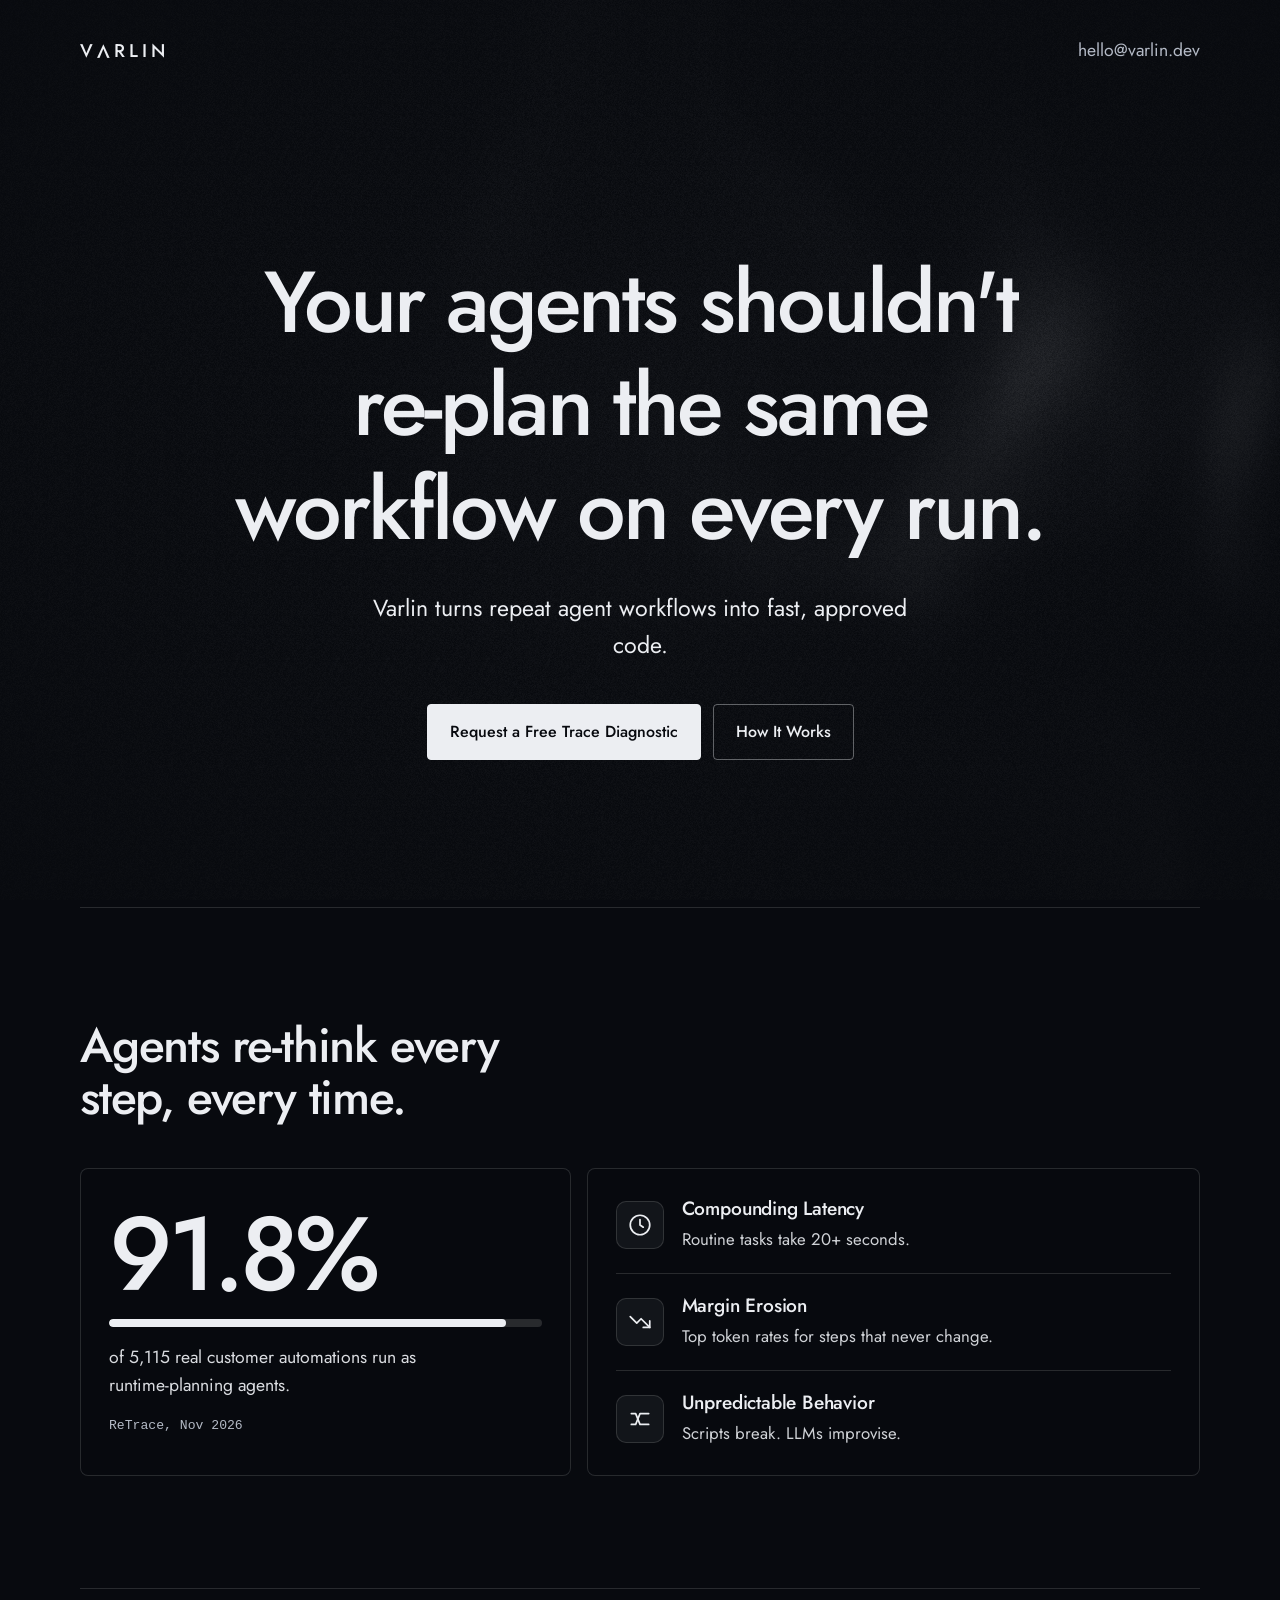
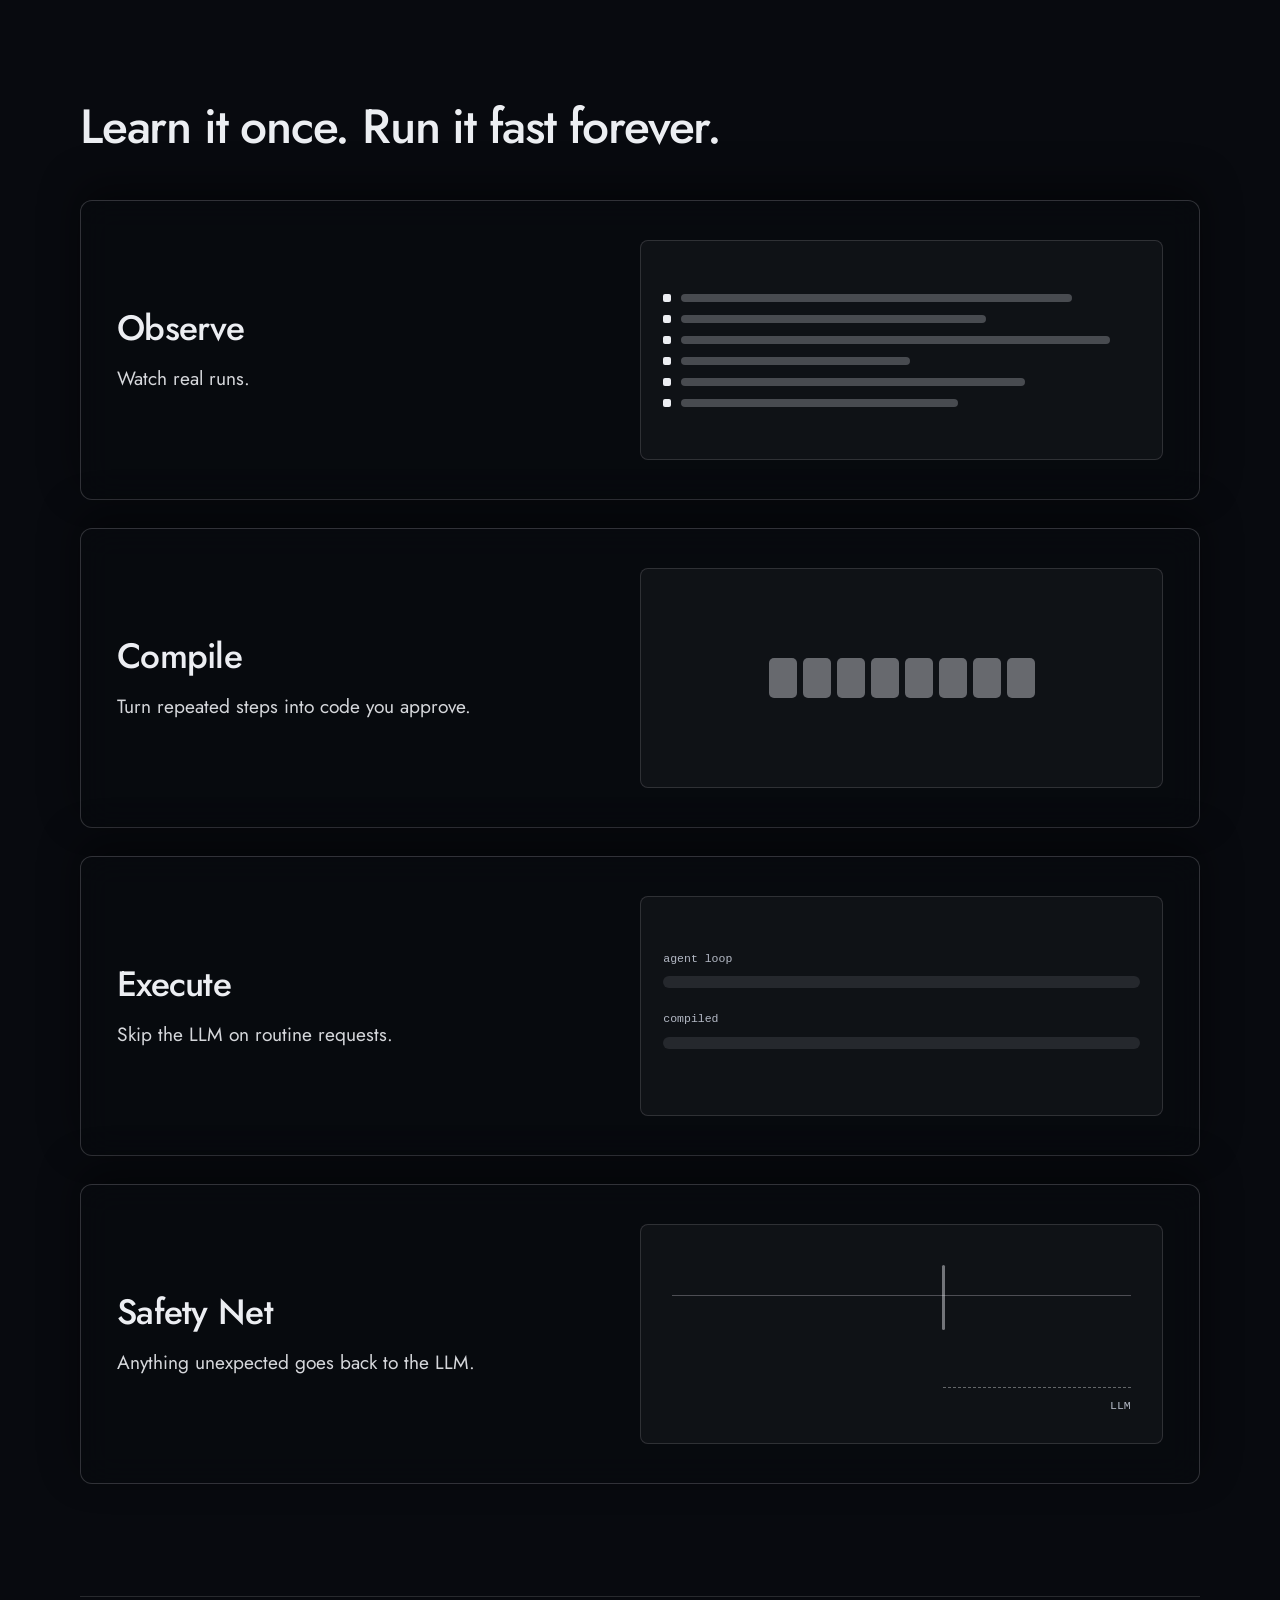
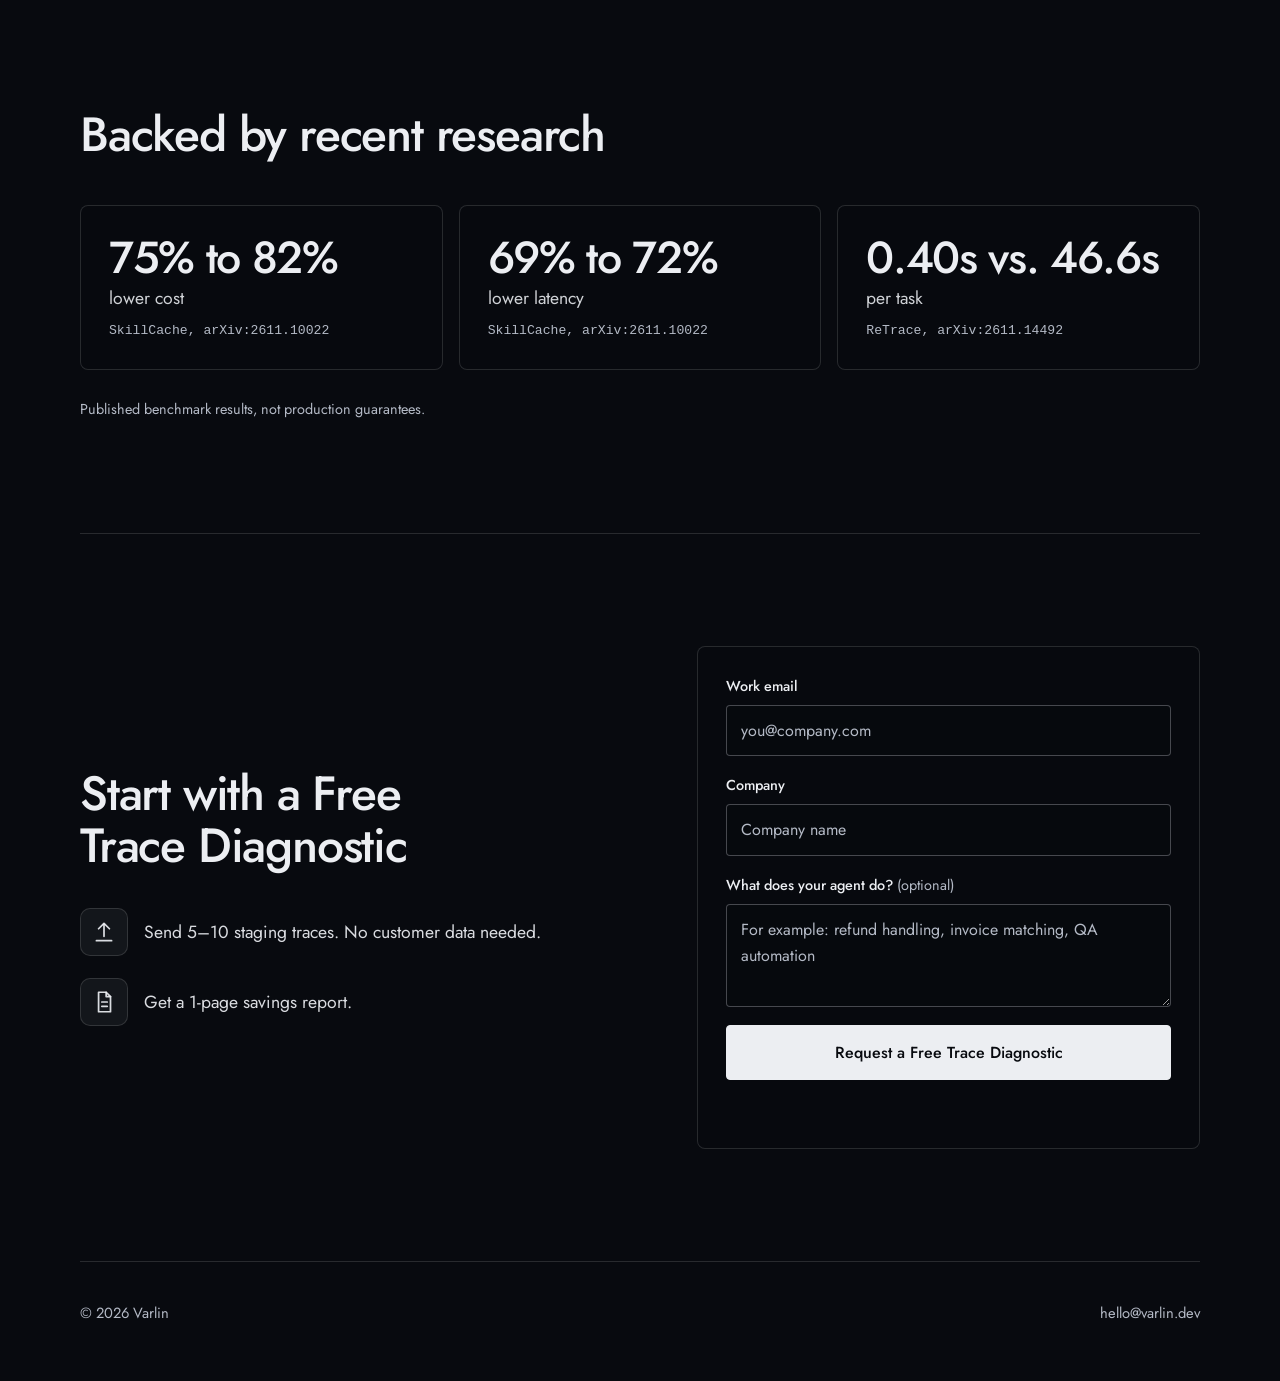
<file: index.html>
<!DOCTYPE html>
<html lang="en">
<head>
<meta charset="utf-8">
<meta name="viewport" content="width=device-width, initial-scale=1, viewport-fit=cover">
<meta name="color-scheme" content="dark">
<meta name="theme-color" content="#080a0f">

<title>Varlin | Guarded, Human-Approved Python for AI Agents</title>
<meta name="description" content="Varlin turns repetitive production AI agent workflows into guarded, human-approved Python that skips unnecessary LLM planning.">
<meta name="robots" content="index, follow, max-image-preview:large">
<link rel="canonical" href="https://varlin.dev/">

<meta property="og:type" content="website">
<meta property="og:site_name" content="Varlin">
<meta property="og:title" content="Varlin | Guarded, Human-Approved Python for AI Agents">
<meta property="og:description" content="Varlin turns repetitive production AI agent workflows into guarded, human-approved Python that skips unnecessary LLM planning.">
<meta property="og:url" content="https://varlin.dev/">
<meta property="og:locale" content="en_US">
<meta name="twitter:card" content="summary">
<meta name="twitter:title" content="Varlin | Guarded, Human-Approved Python for AI Agents">
<meta name="twitter:description" content="Varlin turns repetitive production AI agent workflows into guarded, human-approved Python that skips unnecessary LLM planning.">

<link rel="icon" href="favicon.ico" type="image/x-icon">
<link rel="preconnect" href="https://fonts.googleapis.com">
<link rel="preconnect" href="https://fonts.gstatic.com" crossorigin>
<link href="https://fonts.googleapis.com/css2?family=Jost:wght@400;500;600&display=swap" rel="stylesheet">
<link rel="stylesheet" href="style.css">

<script type="application/ld+json">
{
  "@context": "https://schema.org",
  "@graph": [
    {
      "@type": "Organization",
      "@id": "https://varlin.dev/#org",
      "name": "Varlin",
      "url": "https://varlin.dev/",
      "email": "hello@varlin.dev",
      "description": "Varlin turns repetitive production AI agent workflows into guarded, human-approved Python that skips unnecessary LLM planning. Early preview."
    },
    {
      "@type": "WebSite",
      "@id": "https://varlin.dev/#website",
      "name": "Varlin",
      "url": "https://varlin.dev/",
      "publisher": { "@id": "https://varlin.dev/#org" }
    }
  ]
}
</script>
</head>
<body id="top">
<canvas id="field" aria-hidden="true"></canvas>
<div class="veil" aria-hidden="true"></div>

<div class="page">

  <header class="top container">
    <a class="logo" href="#top" aria-label="Varlin">
      <span aria-hidden="true">V<span class="lam">V</span>RLIN</span>
    </a>
    <a class="contact" href="mailto:hello@varlin.dev">hello@varlin.dev</a>
  </header>

  <main>

    <section class="hero container">
      <h1>Your agents shouldn't re-plan the same workflow on every run.</h1>
      <p class="lede">Varlin turns repeat agent workflows into fast, approved code.</p>
      <div class="cta">
        <a class="btn primary" href="#diagnostic">Request a Free Trace Diagnostic</a>
        <a class="btn ghost" href="#how">How It Works</a>
      </div>
    </section>

    <section class="container" id="problem">
      <h2>Agents re-think every step, every time.</h2>
      <div class="problem-grid">
        <div class="card stat-big">
          <p class="big">91.8%</p>
          <div class="meter" role="img" aria-label="91.8 percent"><i style="width:91.8%"></i></div>
          <p>of 5,115 real customer automations run as runtime-planning agents.</p>
          <p class="cite">ReTrace, Nov 2026</p>
        </div>
        <div class="card pains">
          <div class="pain">
            <span class="ico"><svg viewBox="0 0 24 24" width="26" height="26" fill="none" stroke="currentColor" stroke-width="1.6" stroke-linecap="round" stroke-linejoin="round" aria-hidden="true"><circle cx="12" cy="12" r="9"/><path d="M12 7v5l3 2"/></svg></span>
            <div><h3>Compounding Latency</h3><p>Routine tasks take 20+ seconds.</p></div>
          </div>
          <div class="pain">
            <span class="ico"><svg viewBox="0 0 24 24" width="26" height="26" fill="none" stroke="currentColor" stroke-width="1.6" stroke-linecap="round" stroke-linejoin="round" aria-hidden="true"><path d="M3 7l6 6 4-4 8 8"/><path d="M15 17h6v-6"/></svg></span>
            <div><h3>Margin Erosion</h3><p>Top token rates for steps that never change.</p></div>
          </div>
          <div class="pain">
            <span class="ico"><svg viewBox="0 0 24 24" width="26" height="26" fill="none" stroke="currentColor" stroke-width="1.6" stroke-linecap="round" stroke-linejoin="round" aria-hidden="true"><path d="M4 7h4l4 10h8"/><path d="M4 17h4l4-10h8"/></svg></span>
            <div><h3>Unpredictable Behavior</h3><p>Scripts break. LLMs improvise.</p></div>
          </div>
        </div>
      </div>
    </section>

    <section class="container" id="how">
      <h2>Learn it once. Run it fast forever.</h2>
      <div class="stack">
        <article class="layer" style="--i:0">
          <div class="layer-text"><h3>Observe</h3><p>Watch real runs.</p></div>
          <div class="v v-observe" aria-hidden="true"><i style="--w:82%;--n:0"></i><i style="--w:64%;--n:1"></i><i style="--w:90%;--n:2"></i><i style="--w:48%;--n:3"></i><i style="--w:72%;--n:4"></i><i style="--w:58%;--n:5"></i></div>
        </article>
        <article class="layer" style="--i:1">
          <div class="layer-text"><h3>Compile</h3><p>Turn repeated steps into code you approve.</p></div>
          <div class="v v-compile" aria-hidden="true"><div class="blocks"><i style="--i:0"></i><i style="--i:1"></i><i style="--i:2"></i><i style="--i:3"></i><i style="--i:4"></i><i style="--i:5"></i><i style="--i:6"></i><i style="--i:7"></i></div><span class="out"></span></div>
        </article>
        <article class="layer" style="--i:2">
          <div class="layer-text"><h3>Execute</h3><p>Skip the LLM on routine requests.</p></div>
          <div class="v v-execute" aria-hidden="true"><p>agent loop</p><div class="lane slow"><i></i></div><p>compiled</p><div class="lane fast"><i></i></div></div>
        </article>
        <article class="layer" style="--i:3">
          <div class="layer-text"><h3>Safety Net</h3><p>Anything unexpected goes back to the LLM.</p></div>
          <div class="v v-guard" aria-hidden="true"><span class="lane-main"></span><span class="lane-fb"></span><span class="gate"></span><span class="dot a"></span><span class="dot b"></span><span class="lbl">LLM</span></div>
        </article>
      </div>
    </section>

    <section class="container" id="research">
      <h2>Backed by recent research</h2>
      <div class="grid-3">
        <article class="card stat-card">
          <p class="stat">75% to 82%<span>lower cost</span></p>
          <p class="cite">SkillCache, arXiv:2611.10022</p>
        </article>
        <article class="card stat-card">
          <p class="stat">69% to 72%<span>lower latency</span></p>
          <p class="cite">SkillCache, arXiv:2611.10022</p>
        </article>
        <article class="card stat-card">
          <p class="stat">0.40s vs. 46.6s<span>per task</span></p>
          <p class="cite">ReTrace, arXiv:2611.14492</p>
        </article>
      </div>
      <p class="footnote">Published benchmark results, not production guarantees.</p>
    </section>

    <section class="container" id="diagnostic">
      <div class="dx">
        <div class="dx-copy">
          <h2>Start with a Free Trace Diagnostic</h2>
          <ul class="dx-steps">
            <li><span class="ico"><svg viewBox="0 0 24 24" width="26" height="26" fill="none" stroke="currentColor" stroke-width="1.6" stroke-linecap="round" stroke-linejoin="round" aria-hidden="true"><path d="M12 16V5"/><path d="M7 9l5-5 5 5"/><path d="M5 20h14"/></svg></span><p>Send 5–10 staging traces. No customer data needed.</p></li>
            <li><span class="ico"><svg viewBox="0 0 24 24" width="26" height="26" fill="none" stroke="currentColor" stroke-width="1.6" stroke-linecap="round" stroke-linejoin="round" aria-hidden="true"><path d="M7 3h7l4 4v14H7z"/><path d="M14 3v4h4"/><path d="M10 12h5M10 16h5"/></svg></span><p>Get a 1-page savings report.</p></li>
          </ul>
        </div>

        <form class="card dx-form" id="dx-form" action="https://formspree.io/f/xyewooaq" method="POST">
          <input type="hidden" name="_subject" value="Free Trace Diagnostic request">
          <div class="field">
            <label for="dx-email">Work email</label>
            <input id="dx-email" name="email" type="email" autocomplete="email" placeholder="you@company.com" required>
          </div>
          <div class="field">
            <label for="dx-company">Company</label>
            <input id="dx-company" name="company" type="text" autocomplete="organization" placeholder="Company name">
          </div>
          <div class="field">
            <label for="dx-workflow">What does your agent do? <span class="opt">(optional)</span></label>
            <textarea id="dx-workflow" name="workflow" rows="3" placeholder="For example: refund handling, invoice matching, QA automation"></textarea>
          </div>
          <button class="btn primary" type="submit">Request a Free Trace Diagnostic</button>
          <p class="form-msg" id="dx-msg" role="status" aria-live="polite"></p>
        </form>
      </div>
    </section>

  </main>

  <footer class="foot container">
    <span>&copy; 2026 Varlin</span>
    <a href="mailto:hello@varlin.dev">hello@varlin.dev</a>
  </footer>

</div>

<script src="script.js?v=4"></script>
</body>
</html>
</file>
<file: style.css>
/* Tokens (always dark) */
:root {
  --bg: #080a0f;
  --ink: #eceef2;
  --muted: #b4bac6;
  --line: color-mix(in srgb, var(--ink) 14%, transparent);
  --card: color-mix(in srgb, var(--bg) 70%, transparent);
  --mono: ui-monospace, "SF Mono", "JetBrains Mono", Menlo, Consolas, monospace;
  --pad: clamp(64px, 9vw, 112px);
  color-scheme: dark;
  box-sizing: border-box;
  padding-top: env(safe-area-inset-top, 0px);
  padding-bottom: env(safe-area-inset-bottom, 0px);
}

/* Base */
*, *::before, *::after { box-sizing: border-box; }
html { background: var(--bg); scroll-padding-top: 24px; }
@media (prefers-reduced-motion: no-preference) { html { scroll-behavior: smooth; } }
body {
  margin: 0; background: var(--bg); color: var(--ink);
  font-family: "Jost", "Futura", "Century Gothic", "Helvetica Neue", Arial, sans-serif;
  font-size: 1.1rem; line-height: 1.6; -webkit-font-smoothing: antialiased;
}
#field { position: fixed; inset: 0; width: 100%; height: 100%; display: block; z-index: 0; }
.veil { position: fixed; inset: 0; z-index: 0; pointer-events: none; background: color-mix(in srgb, var(--bg) 52%, transparent); }
.page { position: relative; z-index: 1; }
.container { width: min(1120px, calc(100% - clamp(40px, 10vw, 80px))); margin-inline: auto; }
a { color: inherit; }
a:focus-visible, button:focus-visible { outline: 2px solid var(--ink); outline-offset: 4px; }
h1, h2, h3, p { margin: 0; }
section { padding-block: var(--pad); }
main > section + section { border-top: 1px solid var(--line); }

/* Header */
.top { display: flex; justify-content: space-between; align-items: center; gap: 16px; padding-block: clamp(20px, 4vw, 36px); }
.logo { display: block; font-weight: 500; font-size: 1.15rem; letter-spacing: 0.22em; line-height: 1; color: var(--ink); text-decoration: none; }
.lam { display: inline-block; transform: scaleY(-1); }
.contact { color: var(--muted); text-decoration: none; border-bottom: 1px solid transparent; padding-bottom: 2px; transition: color .2s, border-color .2s; }
.contact:hover, .contact:focus-visible { color: var(--ink); border-color: currentColor; }

/* Type */
h1 { font-weight: 500; font-size: clamp(2.5rem, 7vw, 5.4rem); line-height: 1.2; letter-spacing: -0.035em; text-wrap: balance; }
h2 { font-weight: 500; font-size: clamp(1.9rem, 4vw, 3rem); line-height: 1.08; letter-spacing: -0.025em; max-width: 24ch; text-wrap: balance; }
h3 { font-weight: 500; font-size: 1.2rem; line-height: 1.2; letter-spacing: -0.01em; }
.intro { margin-top: 16px; color: var(--muted); }
.cite { font-family: var(--mono); font-size: .82rem; color: var(--muted); }

/* Hero */
.hero { min-height: calc(100svh - 96px); display: flex; flex-direction: column; align-items: center; justify-content: center; text-align: center; padding-block: clamp(40px, 8vw, 96px); }
.hero-beta { margin-bottom: 24px; color: var(--muted); font-size: .95rem; }
.hero h1 { max-width: 17ch; }
.lede { margin-top: 28px; max-width: 40ch; font-size: clamp(1.2rem, 2vw, 1.45rem); color: var(--ink); }
.cta { display: flex; flex-wrap: wrap; justify-content: center; gap: 12px; margin-top: 40px; }

/* Buttons */
.btn { display: inline-flex; align-items: center; justify-content: center; padding: 14px 22px; border-radius: 4px; border: 1px solid var(--ink); font: inherit; font-size: 1rem; font-weight: 500; text-decoration: none; cursor: pointer; transition: opacity .2s, background .2s; }
.btn.primary { background: var(--ink); color: var(--bg); }
.btn.primary:hover { opacity: .88; }
.btn.ghost { background: transparent; color: var(--ink); border-color: color-mix(in srgb, var(--ink) 38%, transparent); }
.btn.ghost:hover { background: color-mix(in srgb, var(--ink) 8%, transparent); }
.btn:disabled { opacity: .5; cursor: default; }

/* Cards */
.card { background: color-mix(in srgb, var(--bg) 85%, transparent); border: 1px solid var(--line); border-radius: 8px; padding: 28px; -webkit-backdrop-filter: blur(10px); backdrop-filter: blur(10px); }
.grid-3 { display: grid; grid-template-columns: repeat(auto-fit, minmax(260px, 1fr)); gap: 16px; margin-top: 44px; }
.ico { display: inline-flex; align-items: center; justify-content: center; width: 48px; height: 48px; flex: none; border: 1px solid var(--line); border-radius: 10px; background: color-mix(in srgb, var(--ink) 5%, transparent); }

/* Problem */
.problem-grid { margin-top: 44px; display: grid; grid-template-columns: minmax(0, 1fr) minmax(0, 1.25fr); gap: 16px; align-items: stretch; }
.stat-big { display: grid; align-content: center; gap: 16px; }
.stat-big .big { font-size: clamp(4rem, 9vw, 6.5rem); font-weight: 500; line-height: .92; letter-spacing: -0.045em; }
.stat-big p:not(.big):not(.cite) { color: color-mix(in srgb, var(--ink) 92%, transparent); max-width: 30ch; }
.meter { height: 8px; border-radius: 99px; background: color-mix(in srgb, var(--ink) 14%, transparent); overflow: hidden; }
.meter i { display: block; height: 100%; background: var(--ink); border-radius: 99px; }
.pains { display: grid; gap: 0; padding-block: 8px; }
.pain { display: flex; align-items: center; gap: 18px; padding: 20px 0; }
.pain + .pain { border-top: 1px solid var(--line); }
.pain h3 + p { margin-top: 6px; font-size: 1.05rem; color: color-mix(in srgb, var(--ink) 88%, transparent); }

/* How it works: stacking layers */
.stack { margin-top: 48px; display: grid; gap: 28px; }
.layer { position: sticky; top: calc(20px + var(--i) * 18px); display: grid; grid-template-columns: minmax(0, 1fr) minmax(0, 1.1fr); gap: clamp(20px, 4vw, 48px); align-items: center; min-height: 300px; padding: clamp(22px, 3vw, 36px); background: color-mix(in srgb, var(--bg) 90%, transparent); border: 1px solid color-mix(in srgb, var(--ink) 18%, transparent); border-radius: 12px; -webkit-backdrop-filter: blur(16px); backdrop-filter: blur(16px); box-shadow: 0 -14px 40px rgba(0,0,0,.45); }
.kicker { margin-bottom: 12px; font-family: var(--mono); font-size: .76rem; color: var(--muted); }
.layer h3 { font-size: clamp(1.6rem, 3vw, 2.2rem); letter-spacing: -0.02em; }
.layer-text h3 + p { margin-top: 14px; max-width: 30ch; font-size: 1.2rem; color: color-mix(in srgb, var(--ink) 90%, transparent); }

.v { position: relative; height: 220px; padding: 22px; border: 1px solid var(--line); border-radius: 8px; background: color-mix(in srgb, var(--ink) 3.5%, transparent); overflow: hidden; }
.v *, .v *::before, .v *::after { animation-play-state: paused; }
.layer.in .v *, .layer.in .v *::before, .layer.in .v *::after { animation-play-state: running; }

/* observe: log lines stream in */
.v-observe { display: flex; flex-direction: column; justify-content: center; gap: 13px; }
.v-observe i { display: flex; align-items: center; gap: 10px; animation: logIn 6s ease infinite; animation-delay: calc(var(--n) * .38s); }
.v-observe i::before { content: ""; width: 8px; height: 8px; border-radius: 2px; background: var(--ink); flex: none; }
.v-observe i::after { content: ""; height: 8px; width: var(--w); border-radius: 99px; background: color-mix(in srgb, var(--ink) 26%, transparent); }
@keyframes logIn { 0%, 4% { opacity: 0; transform: translateX(-16px); } 14%, 78% { opacity: 1; transform: none; } 92%, 100% { opacity: 0; transform: none; } }

/* compile: many calls collapse into one block */
.v-compile { display: grid; place-items: center; }
.v-compile .blocks { display: flex; gap: 6px; }
.v-compile .blocks i { width: 28px; height: 40px; border-radius: 5px; background: color-mix(in srgb, var(--ink) 40%, transparent); animation: collapse 5.5s ease-in-out infinite; }
.v-compile .out { position: absolute; width: 74px; height: 40px; border-radius: 6px; background: var(--ink); opacity: 0; animation: appear 5.5s ease-in-out infinite; }
@keyframes collapse { 0%, 30% { transform: none; opacity: 1; } 52% { transform: translateX(calc((3.5 - var(--i)) * 34px)); opacity: 1; } 60%, 88% { transform: translateX(calc((3.5 - var(--i)) * 34px)) scale(.6); opacity: 0; } 100% { transform: none; opacity: 1; } }
@keyframes appear { 0%, 52% { opacity: 0; transform: scale(.6); } 64%, 88% { opacity: 1; transform: scale(1); } 96%, 100% { opacity: 0; transform: scale(1); } }

/* execute: compiled lane finishes first */
.v-execute { display: grid; align-content: center; gap: 8px; }
.v-execute p { font-family: var(--mono); font-size: .72rem; color: var(--muted); }
.v-execute .lane { height: 12px; border-radius: 99px; background: color-mix(in srgb, var(--ink) 10%, transparent); overflow: hidden; margin-bottom: 14px; }
.v-execute .lane i { display: block; height: 100%; width: 0; border-radius: 99px; }
.v-execute .slow i { background: color-mix(in srgb, var(--ink) 38%, transparent); animation: fillSlow 6s linear infinite; }
.v-execute .fast i { background: var(--ink); animation: fillFast 6s ease-out infinite; }
@keyframes fillSlow { 0% { width: 0; opacity: 1; } 84%, 90% { width: 100%; opacity: 1; } 98%, 100% { width: 100%; opacity: 0; } }
@keyframes fillFast { 0% { width: 0; opacity: 1; } 8%, 90% { width: 100%; opacity: 1; } 98%, 100% { width: 100%; opacity: 0; } }

/* guard: one request passes, one trips and falls back */
.v-guard .lane-main { position: absolute; left: 6%; right: 6%; top: 32%; height: 1px; background: color-mix(in srgb, var(--ink) 28%, transparent); }
.v-guard .lane-fb { position: absolute; left: 58%; right: 6%; top: 74%; border-top: 1px dashed color-mix(in srgb, var(--ink) 38%, transparent); }
.v-guard .gate { position: absolute; left: 58%; top: 18%; width: 3px; height: 30%; border-radius: 2px; background: color-mix(in srgb, var(--ink) 45%, transparent); transform: translateX(-1px); animation: gate 8s linear infinite; }
.v-guard .lbl { position: absolute; right: 6%; top: calc(74% + 10px); font-family: var(--mono); font-size: .72rem; color: var(--muted); }
.v-guard .dot { position: absolute; width: 12px; height: 12px; margin-left: -6px; border-radius: 50%; background: var(--ink); top: calc(32% - 6px); left: 6%; opacity: 0; }
.v-guard .dot.a { animation: dotA 8s linear infinite; }
.v-guard .dot.b { animation: dotB 8s linear infinite; }
@keyframes dotA { 0% { left: 6%; opacity: 0; } 4% { opacity: 1; } 30% { left: 94%; opacity: 1; } 34%, 100% { left: 94%; opacity: 0; } }
@keyframes dotB { 0%, 34% { left: 6%; top: calc(32% - 6px); opacity: 0; } 38% { left: 10%; opacity: 1; } 56% { left: 58%; top: calc(32% - 6px); opacity: 1; } 64% { left: 58%; top: calc(74% - 6px); opacity: 1; } 90% { left: 94%; top: calc(74% - 6px); opacity: 1; } 96%, 100% { left: 94%; top: calc(74% - 6px); opacity: 0; } }
@keyframes gate { 0%, 55% { background: color-mix(in srgb, var(--ink) 45%, transparent); } 58%, 63% { background: var(--ink); } 68%, 100% { background: color-mix(in srgb, var(--ink) 45%, transparent); } }

/* Research */
.stat-card { display: grid; align-content: start; gap: 12px; }
.stat { font-size: clamp(2rem, 3.6vw, 2.8rem); font-weight: 500; line-height: 1.05; letter-spacing: -0.03em; }
.stat span { display: block; margin-top: 8px; font-size: 1.1rem; font-weight: 400; letter-spacing: 0; color: color-mix(in srgb, var(--ink) 88%, transparent); }
.ctx { font-size: .92rem; color: color-mix(in srgb, var(--ink) 70%, transparent); }
.footnote { margin-top: 28px; max-width: 78ch; font-size: .9rem; color: var(--muted); }

/* Diagnostic */
.dx { display: grid; grid-template-columns: minmax(0, 1.1fr) minmax(0, 1fr); gap: clamp(28px, 5vw, 64px); align-items: center; }
.dx-steps { list-style: none; margin: 36px 0 0; padding: 0; display: grid; gap: 22px; }
.dx-steps li { display: flex; align-items: center; gap: 16px; color: color-mix(in srgb, var(--ink) 92%, transparent); }
.dx-form { display: grid; gap: 18px; }
.field { display: grid; gap: 7px; }
.field label { font-size: .9rem; font-weight: 500; }
.field .opt { color: var(--muted); font-weight: 400; }
.field input, .field textarea { width: 100%; font: inherit; font-size: 1rem; color: var(--ink); padding: 12px 14px; border-radius: 4px; border: 1px solid color-mix(in srgb, var(--ink) 28%, transparent); background: color-mix(in srgb, var(--bg) 60%, transparent); resize: vertical; }
.field input::placeholder, .field textarea::placeholder { color: var(--muted); }
.field input:focus-visible, .field textarea:focus-visible { outline: 2px solid var(--ink); outline-offset: 2px; }
.dx-form .btn { width: 100%; }
.form-msg { min-height: 1.4em; font-size: .95rem; color: var(--muted); }

/* Footer */
.foot { display: flex; justify-content: space-between; flex-wrap: wrap; gap: 12px; padding-block: 40px 56px; border-top: 1px solid var(--line); font-size: .92rem; color: var(--muted); }
.foot a { text-decoration: none; }
.foot a:hover { color: var(--ink); }

/* Responsive */
@media (max-width: 900px) {
  .dx, .problem-grid { grid-template-columns: 1fr; }
}
@media (max-width: 760px) {
  .layer { position: static; grid-template-columns: 1fr; min-height: 0; box-shadow: none; }
  .stack { gap: 16px; }
}
@media (max-width: 520px) {
  .btn { width: 100%; }
  .cta { width: 100%; }
  .card { padding: 20px; }
}

/* Reduced motion: show calm static states */
@media (prefers-reduced-motion: reduce) {
  .v *, .v *::before, .v *::after { animation: none !important; }
  .v-execute .lane i { width: 100%; }
  .v-guard .dot.a { left: 94%; opacity: 1; }
}
</file>
